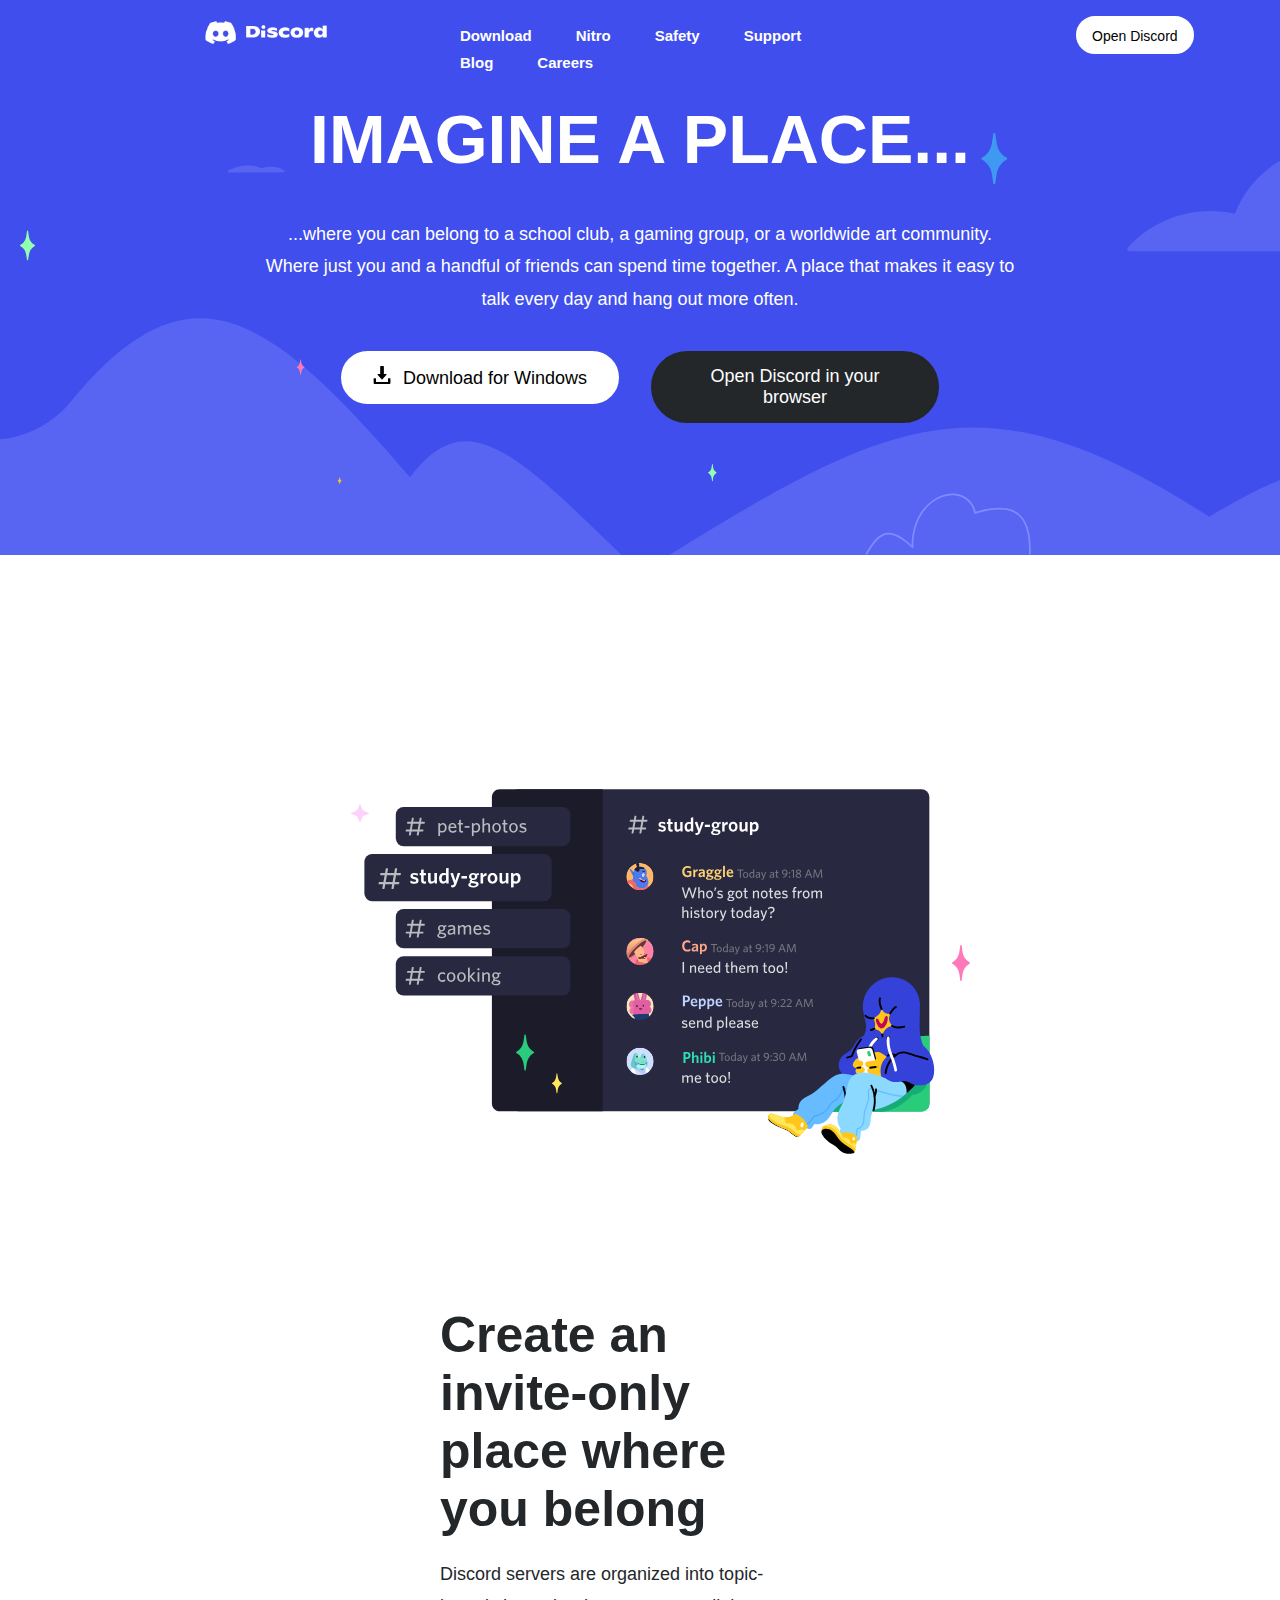
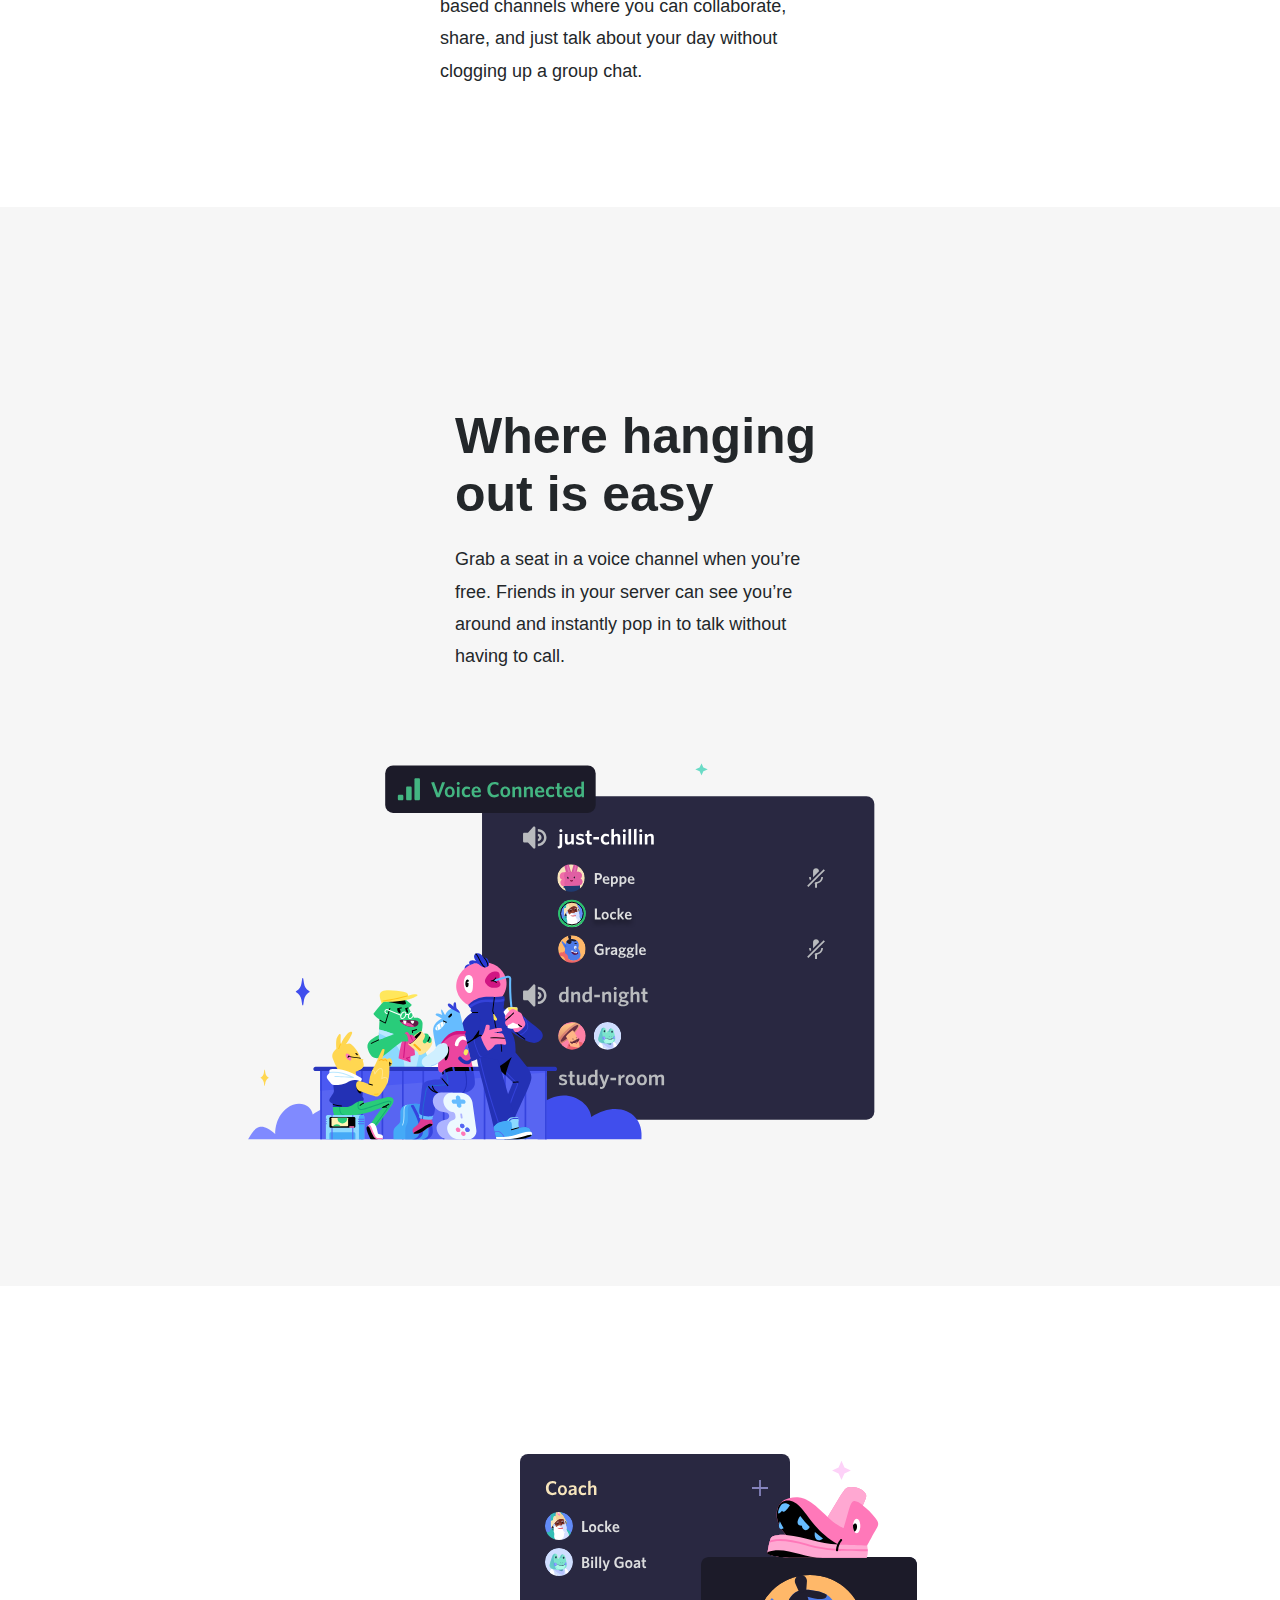
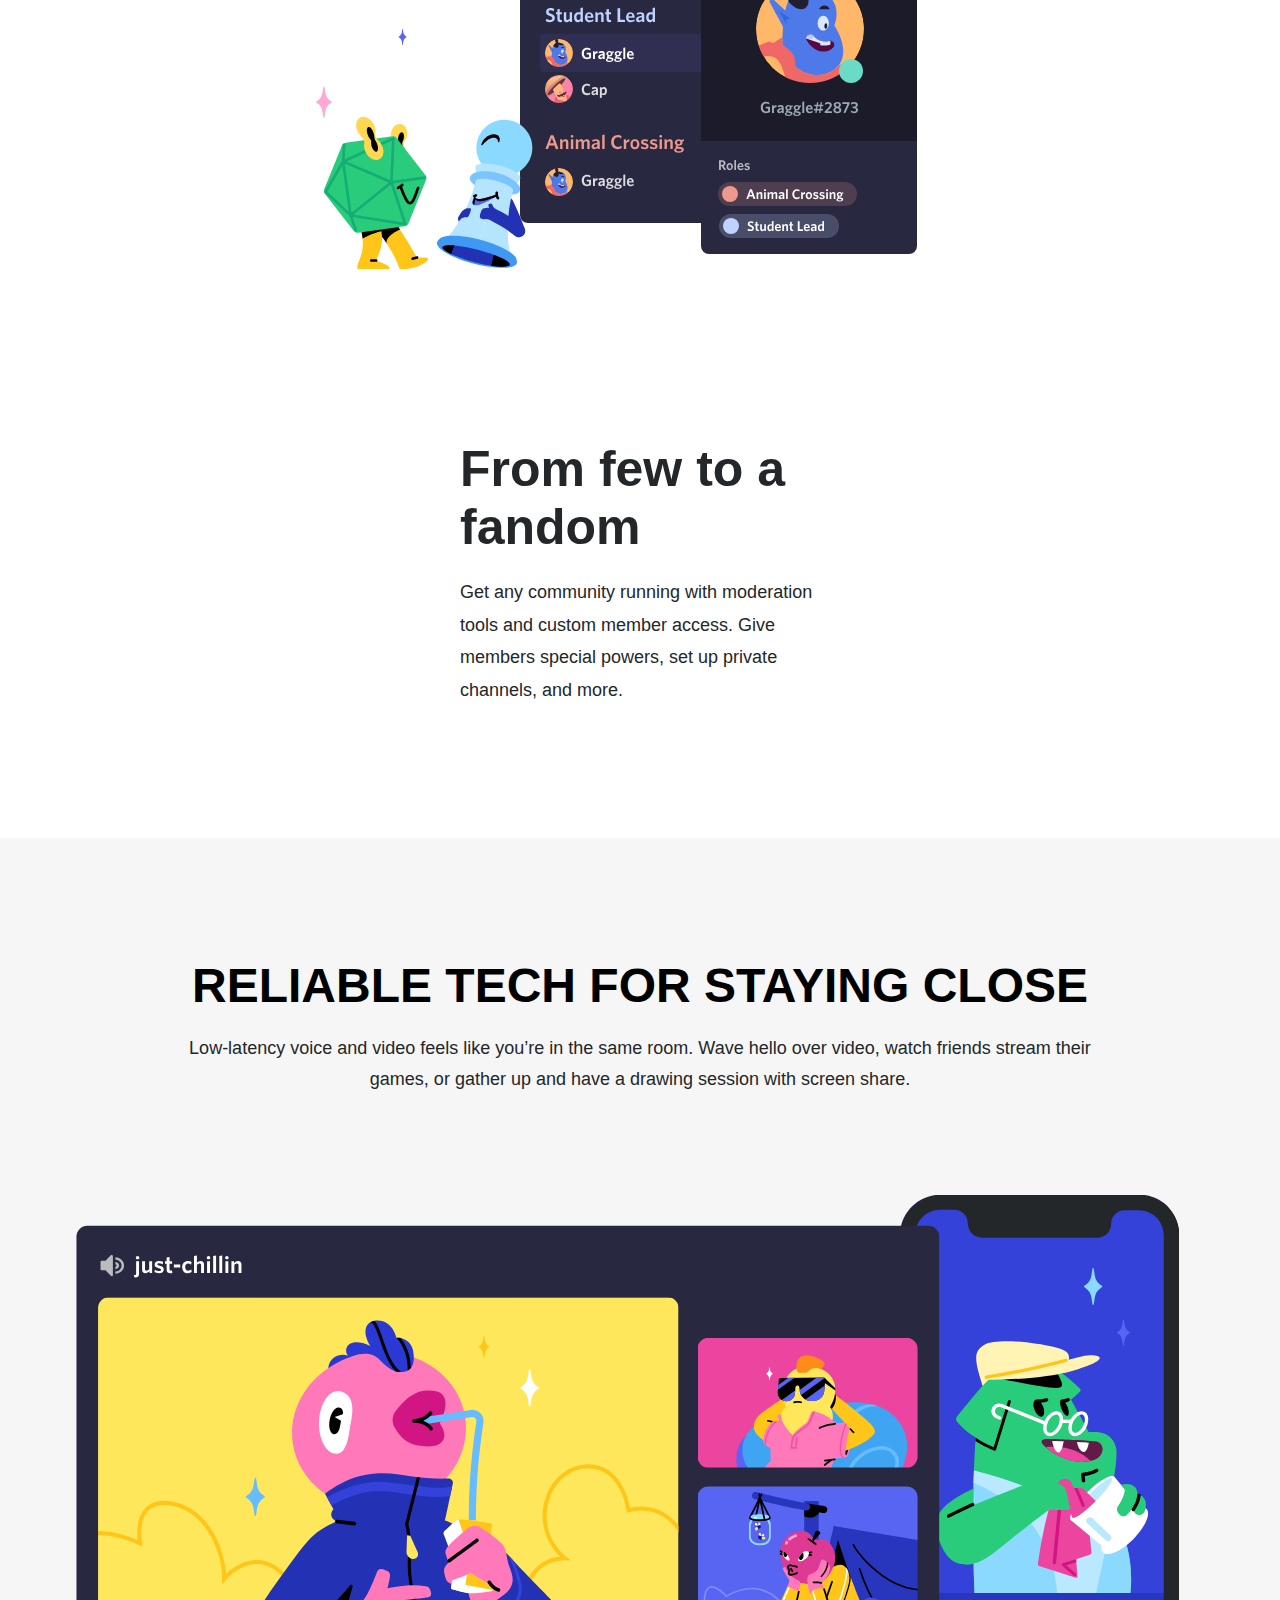
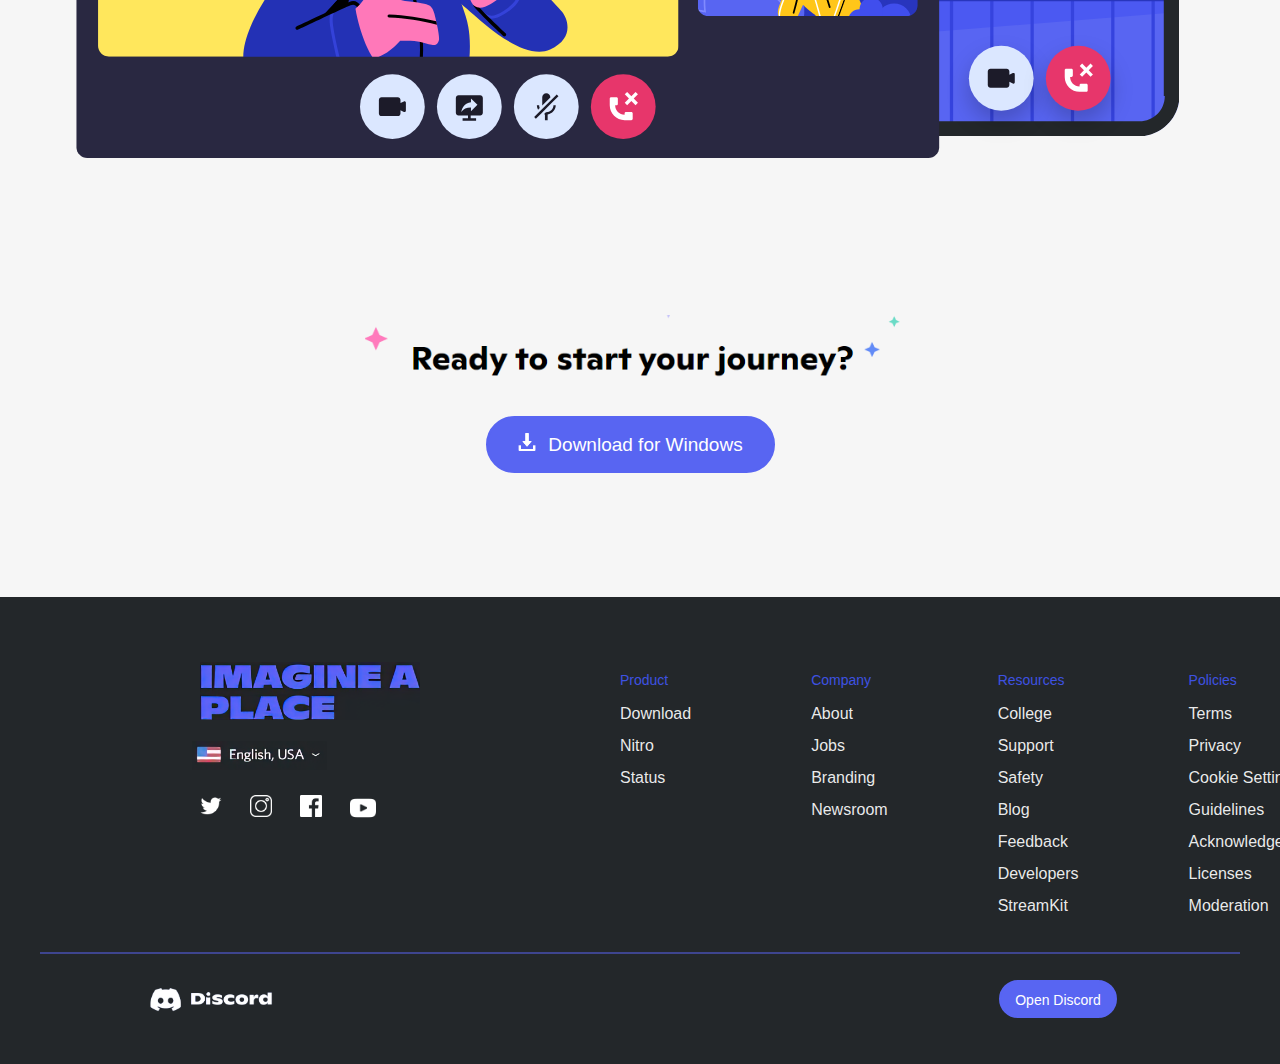
<file: index.html>
<!DOCTYPE html>
<html lang="en">
<head>
    <meta charset="UTF-8">
    <meta http-equiv="X-UA-Compatible" content="IE=edge">
    <meta name="viewport" content="width=device-width, initial-scale=1.0">
    <link rel="stylesheet" href="dcstyle.css">
    <title>Document</title>
</head>
<body>
<div>
<!-- ------------------------------------------------------------------------------------------------------------------- -->
<!-- ------------------------------------------------------------------------------------------------------------------- -->
<!-- part1 -->
    <div class="part1page">
            <!-- top area container -->
            <div class="container1">
                <!-- top bar -->
                <div class="topbar">
                    <!-- Logo -->
                    <div class="toplogodiv">
                        <img class="logoimg" src="images/dclogo.png">
                    </div>

                    <!-- Nav bar -->
                    <div class="navdiv">
                        <nav>
                            <div class="navbar">
                                    <a href="#Download">Download</a></li>
                                    <a href="#Nitro">Nitro</a></li>
                                    <a href="#Safety">Safety</a></li>
                                    <a href="#Support">Support</a></li>
                                    <a href="#Blog">Blog</a></li>
                                    <a href="#Careers">Careers</a></li>
                            </div>
                        </nav>
                    </div>
                    <!-- Open Discord Button/Login Top Right -->
                    <div class="topbtn">
                        <button class="opendc"> Open Discord </button>
                    </div>
                </div>

                <!-- main text on page -->
                <div class="main">
                    <h1 class="imagine">imagine a place...</h1>
                </div>
                <!-- main text description -->
                <div class="maindescbox">
                    <div class="maindesc"> 
                        <p class="desc1">...where you can belong to a school club, a gaming group, or a worldwide art community. Where just you and a handful of friends can spend time together. A place that makes it easy to talk every day and hang out more often.</p>
                    </div>
                </div>

                <div class="bottombar">
                    <!-- main two button-->
                    <div class="mainbtndiv">
                        <!-- empty collumn1-->
                        <div class="emptycol1"></div>
                        <!-- main button 1-->
                        <div class="mainbtn1">
                            <button class="downloadbtn"><img class="downicon" src="images/downicon.png">Download for Windows</button>
                        </div>
                        <!-- main button 2-->
                        <div class="mainbtn2">
                            <button class="openbtn">Open Discord in your browser </button>
                        </div>
                        <!-- empty collumn2-->
                        <div class="emptycol2"></div>
                    </div>
                </div>
                 
            </div>
    </div>
<!-- ------------------------------------------------------------------------------------------------------------------- -->
<!-- ------------------------------------------------------------------------------------------------------------------- -->
<!-- part2 -->
    <div class="part2page">

            <div class="container2">
                    <!-- left column1 -->
                    <div class="columnleft1">
                        <img class="studygroup" src="images/study.svg" alt="studyimage">




                    </div>


                    <!-- right collumn1 -->
                    <div class="columnright1">
                        <h2 class="inviteonly">Create an invite-only place where you belong</h2>
                        <p class="dcinfo1">Discord servers are organized into topic-based channels where you can collaborate, share, and just talk about your day without clogging up a group chat.</p>

                    </div>
            </div>
    </div>
<!-- ------------------------------------------------------------------------------------------------------------------- -->
<!-- ------------------------------------------------------------------------------------------------------------------- -->
<!-- part3 -->
<div class="part3page">
    <div class="container3">
        <!-- left column2 -->
        <div class="columnleft2">
            <h2 class="hangingOut">Where hanging out is easy</h2>
            <p class="dcinfo2">Grab a seat in a voice channel when you’re free. Friends in your server can see you’re around and instantly pop in to talk without having to call.</p>           
        </div>

        <!-- left column2 -->
        <div class="columnright2">
            <img class="imgHanging" src="images/hangingout.svg">
        </div>
    </div>

</div>

<!-- ------------------------------------------------------------------------------------------------------------------- -->
<!-- ------------------------------------------------------------------------------------------------------------------- -->
<!-- part4 -->
<div class="part4page">
    <div class="container4">
<!-- add specific css to this -->

         <!-- left column2 -->
         <div class="columnleft3">
            <img class="fewfandomimg"src="images/fewfandom.svg">
        </div>

        <!-- left column2 -->
        <div class="columnright3">
            <h2 class="fewfandom">From few to a fandom</h2>
            <p class="dcinfo3">Get any community running with moderation tools and custom member access. Give members special powers, set up private channels, and more.</p>           
        </div>
    </div>    
</div>
<!-- ------------------------------------------------------------------------------------------------------------------- -->
<!-- ------------------------------------------------------------------------------------------------------------------- -->
<!-- part5 -->
<div class="part5page">
    <div class="container5">

        <!-- Heading -->
        <div class="reltitle">
            <h2 class="relh2">RELIABLE TECH FOR STAYING CLOSE</h2>
        </div>
        
        <!-- description -->
        <div class="reldesc">
            <p class="dcinfo4">Low-latency voice and video feels like you’re in the same room. Wave hello over video, watch friends stream their games, or gather up and have a drawing session with screen share.</p>
        </div>  
        
        <!-- image -->
        <div class="stayclosecol">
            <img class="staycloseimg" src="images/stayClose.svg">
        </div>

        <!-- Title image -->
        <div class="readydiv">
            <img class="readyimg" src="images/ready.png">
        </div>

        <div class="downloadbtndiv" >
            
            <button class="downloadbtn2"><img class="downicon" src="images/downiconWhite.png">Download for Windows</button>
        </div>
    </div>
</div>
<!-- ------------------------------------------------------------------------------------------------------------------- -->
<!-- ------------------------------------------------------------------------------------------------------------------- -->
<!-- part6 -->
<div>
    <footer>
        <!-- top div -->
        <div class="ftTop">
            <div class="col1">

                <div class="col1row1">
                    <img class="ftTitle" src="images/imagineaplace-gigapixel-art-scale-6_00x.png">                    
                </div>

                <div class="col1row2">
                    <img class="ftLang" src="images/lang-upscaled.png">
                </div>

                <div class="col1row3">
                        <img class="fticon1" src="images/twitterwhite.png" >
                        <img class="fticon2" src="images/instawhite.png">
                        <img class="fticon3" src="images/facebookwhite.png">
                        <img class="fticon4" src="images/youtubewhite.png">
                </div>

            </div>

            <div class="col2">
                    <h3>Product</h3>
                    <ul>
                        <li>Download</li>
                        <li>Nitro</li>
                        <li>Status</li>
                    </ul>
            </div>

            <div class="col3">
                    <h3>Company</h3>
                    <ul>
                        <li>About</li>
                        <li>Jobs</li>
                        <li>Branding</li>
                        <li>Newsroom</li>
                    </ul>
            </div>

            <div class="col4">
                    <h3>Resources</h3>
                    <ul>
                        <li>College</li>
                        <li>Support</li>
                        <li>Safety</li>
                        <li>Blog</li>
                        <li>Feedback</li>
                        <li>Developers</li>
                        <li>StreamKit</li>
                    </ul>
            </div>

            <div class="col5">
                    <h3>Policies</h3>
                    <ul>
                        <li>Terms</li>
                        <li>Privacy</li>
                        <li>Cookie Settings</li>
                        <li>Guidelines</li>
                        <li>Acknowledgements</li>
                        <li>Licenses</li>
                        <li>Moderation</li>
                    </ul>
            </div>
        </div>
        <!-- line div middle-->
        <div class="ftMid">
            <div class="line"> </div>
        </div>
        

        <!-- bottom div -->
        <div class="ftBot">
            <!-- change css -->
            <!-- bottom logo -->
            <div class="botlogodiv">
                <img class="logoimgBot" src="images/dclogo.png">
            </div>
              <!-- Open Discord Button/Login Top Right -->
              <div class="botbtn">
                <button class="botopendc"> Open Discord </button>
            </div>
        </div>
    </footer>
</div>
<!-- ------------------------------------------------------------------------------------------------------------------- -->
<!-- ------------------------------------------------------------------------------------------------------------------- -->
</div>
</body>
</html>
</file>
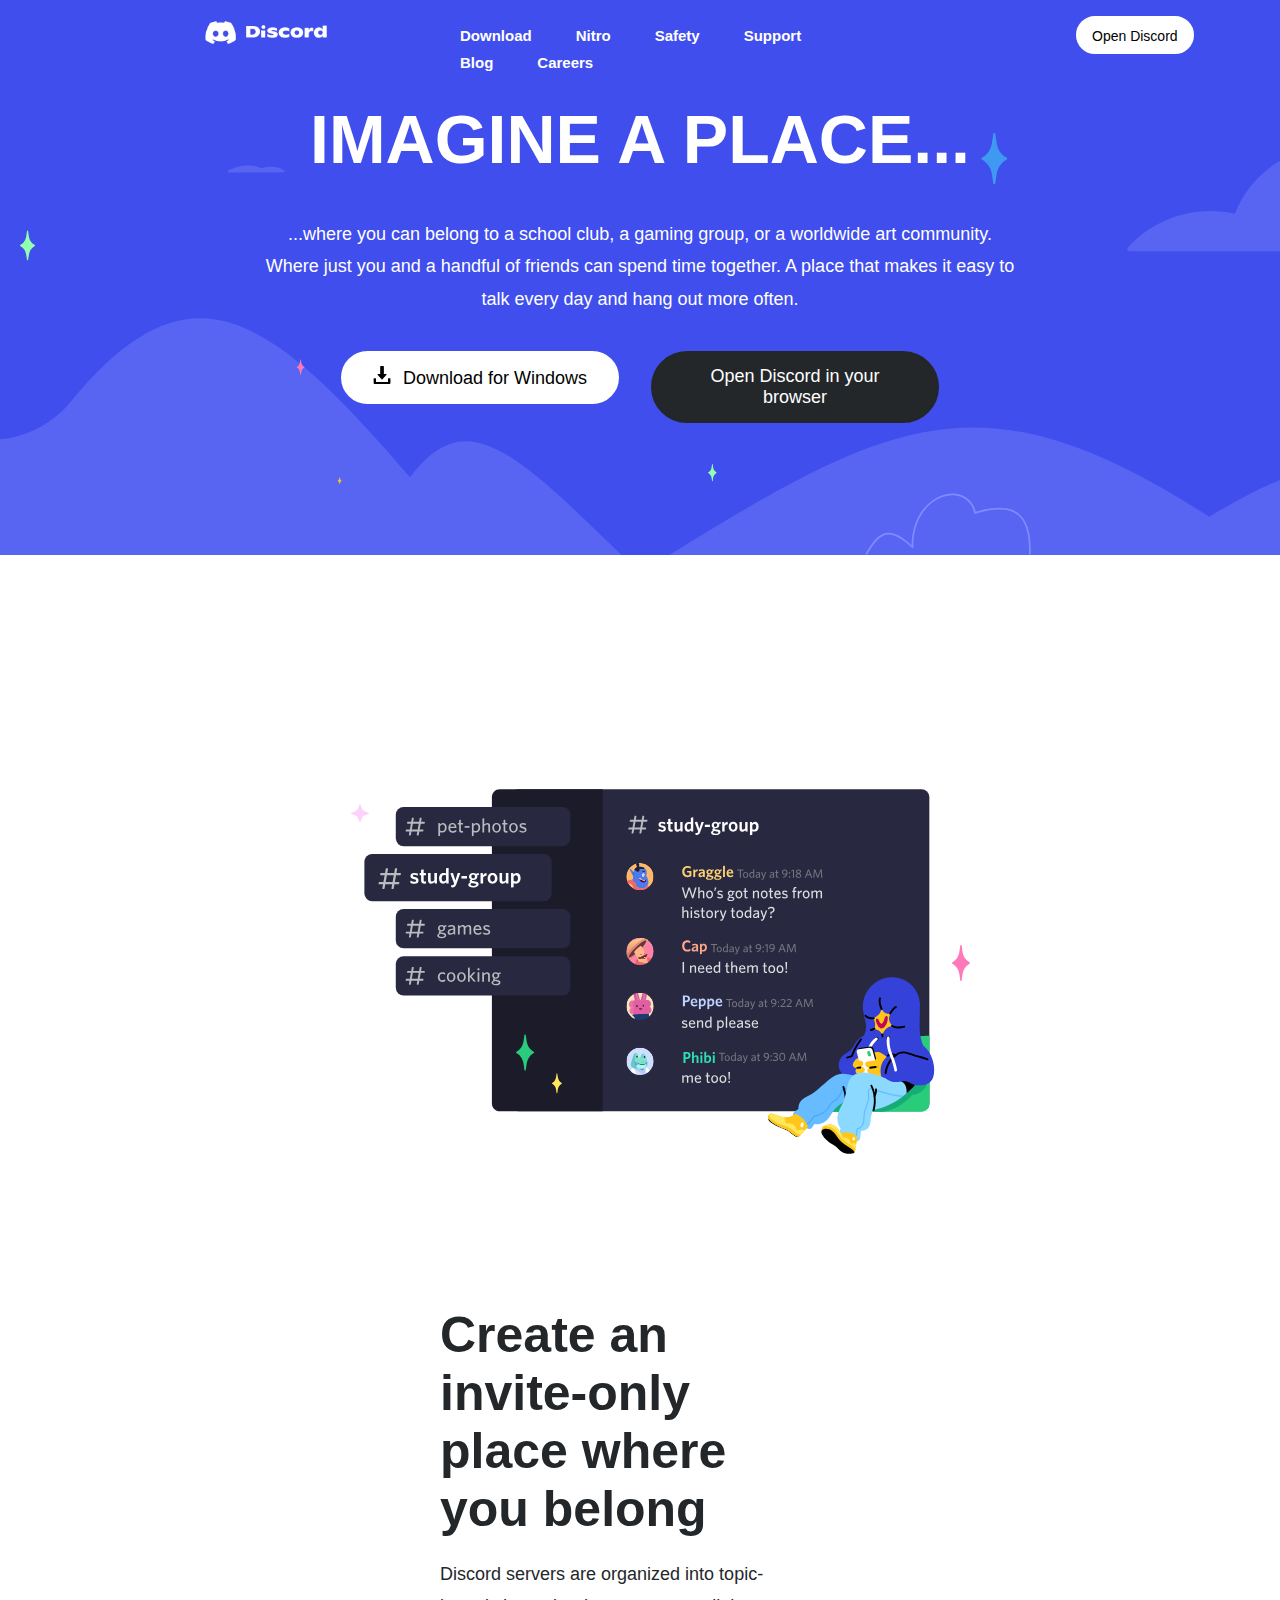
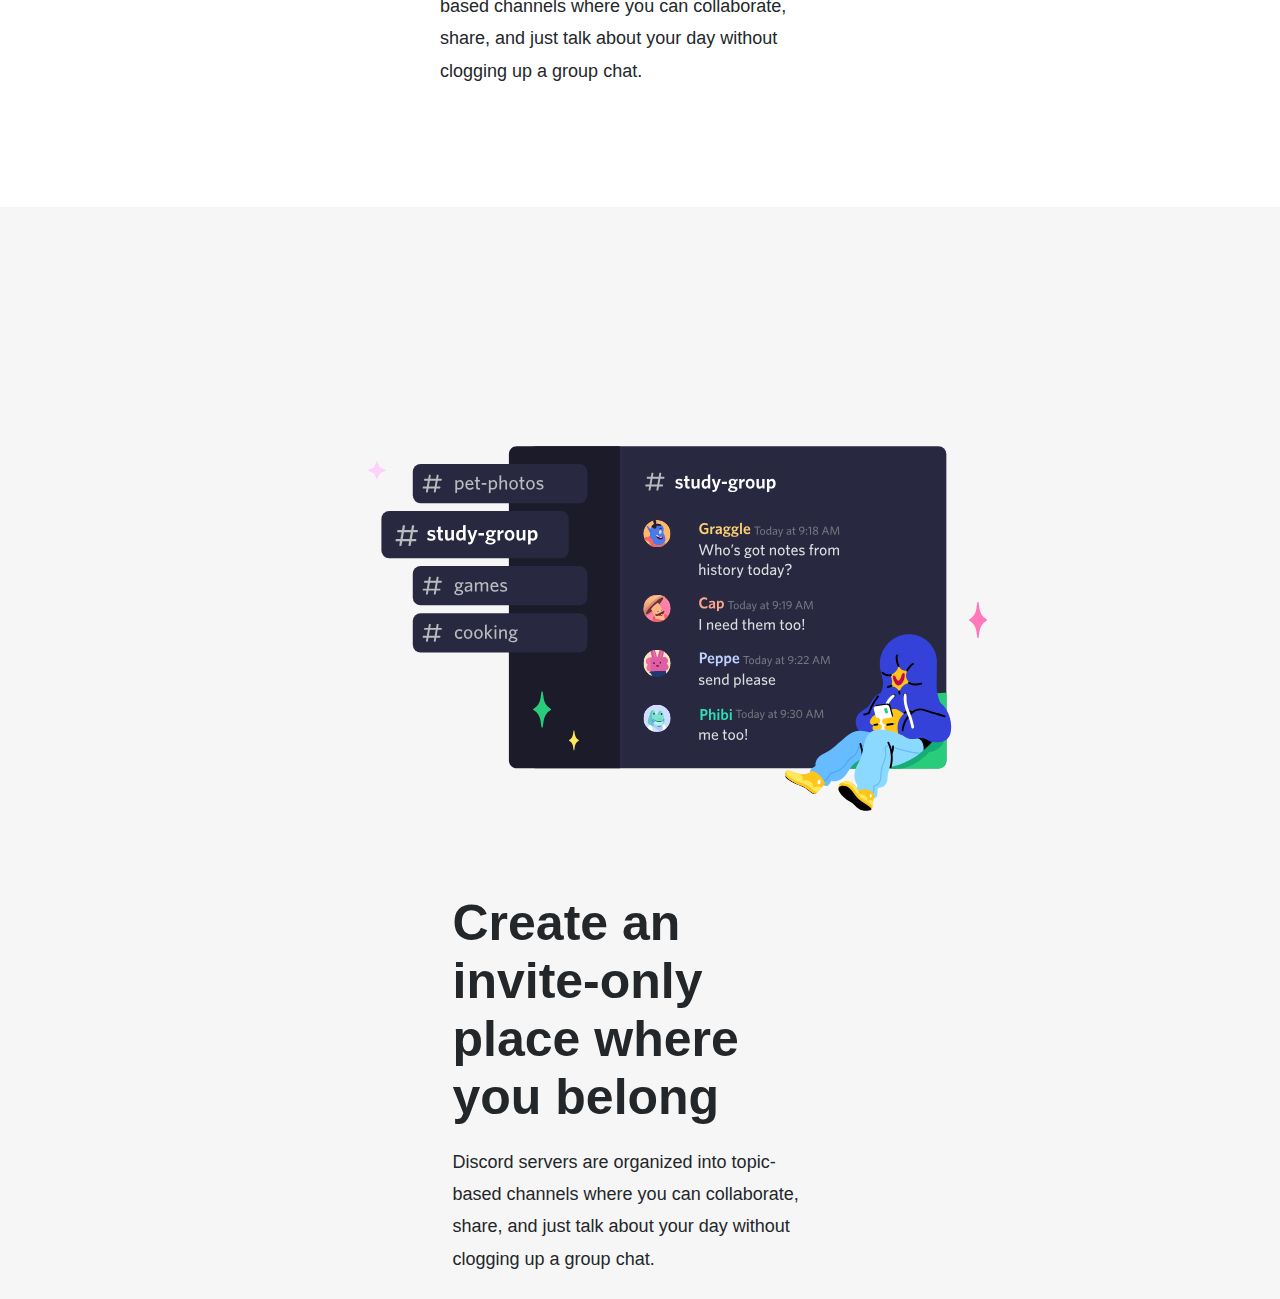
<file: discord.html>
<!DOCTYPE html>
<html lang="en">
<head>
    <meta charset="UTF-8">
    <meta http-equiv="X-UA-Compatible" content="IE=edge">
    <meta name="viewport" content="width=device-width, initial-scale=1.0">
    <link rel="stylesheet" href="dcstyle.css">
    <title>Document</title>
</head>
<body>
<div>
<!-- ------------------------------------------------------------------------------------------------------------------- -->
<!-- ------------------------------------------------------------------------------------------------------------------- -->
    <div class="part1page">
            <!-- top area container -->
            <div class="container1">
                <!-- top bar -->
                <div class="topbar">
                    <!-- Logo -->
                    <div class="toplogodiv">
                        <img class="logoimg" src="images/dclogo.png">
                    </div>

                    <!-- Nav bar -->
                    <div class="navdiv">
                        <nav>
                            <div class="navbar">
                                    <a href="#Download">Download</a></li>
                                    <a href="#Nitro">Nitro</a></li>
                                    <a href="#Safety">Safety</a></li>
                                    <a href="#Support">Support</a></li>
                                    <a href="#Blog">Blog</a></li>
                                    <a href="#Careers">Careers</a></li>
                            </div>
                        </nav>
                    </div>
                    <!-- Open Discord Button/Login Top Right -->
                    <div class="topbtn">
                        <button class="opendc"> Open Discord </button>
                    </div>
                </div>

                <!-- main text on page -->
                <div class="main">
                    <h1 class="imagine">imagine a place...</h1>
                </div>
                <!-- main text description -->
                <div class="maindescbox">
                    <div class="maindesc"> 
                        <p class="desc1">...where you can belong to a school club, a gaming group, or a worldwide art community. Where just you and a handful of friends can spend time together. A place that makes it easy to talk every day and hang out more often.</p>
                    </div>
                </div>

                <div class="bottombar">
                    <!-- main two button-->
                    <div class="mainbtndiv">
                        <!-- empty collumn1-->
                        <div class="emptycol1"></div>
                        <!-- main button 1-->
                        <div class="mainbtn1">
                            <button class="downloadbtn"><img class="downicon" src="images/downicon.png">Download for Windows</button>
                        </div>
                        <!-- main button 2-->
                        <div class="mainbtn2">
                            <button class="openbtn">Open Discord in your browser </button>
                        </div>
                        <!-- empty collumn2-->
                        <div class="emptycol2"></div>
                    </div>
                </div>
                 
            </div>
    </div>
<!-- ------------------------------------------------------------------------------------------------------------------- -->
<!-- ------------------------------------------------------------------------------------------------------------------- -->
    <div class="part2page">

            <div class="container2">
                    <!-- left collumn -->
                    <div class="columnleft1">
                        <img class="studygroup" src="images/study.svg">




                    </div>


                    <!-- right collumn -->
                    <div class="columnright1">
                        <h2 class="inviteonly">Create an invite-only place where you belong</h2>
                            <p class="dcinfo1">Discord servers are organized into topic-based channels where you can collaborate, share, and just talk about your day without clogging up a group chat.</p>

                    </div>
            </div>
    </div>
<!-- ------------------------------------------------------------------------------------------------------------------- -->
<!-- ------------------------------------------------------------------------------------------------------------------- -->
<div class="part3page">

    <div class="container3">
            <!-- left collumn -->
            <div class="columnleft2">
                <img class="studygroup" src="images/study.svg">




            </div>


            <!-- right collumn -->
            <div class="columnright2">
                <h2 class="inviteonly">Create an invite-only place where you belong</h2>
                    <p class="dcinfo1">Discord servers are organized into topic-based channels where you can collaborate, share, and just talk about your day without clogging up a group chat.</p>

            </div>
    </div>
</div>

<!-- ------------------------------------------------------------------------------------------------------------------- -->
<!-- ------------------------------------------------------------------------------------------------------------------- -->


</div>
</body>
</html>
</file>
<file: dcstyle.css>
/* everything */
*{
    margin: 0;
    padding: 0; 
    /* outline: 1px solid black; */
    
}


@font-face {
    font-family: "Whitney";
    src: url("/whitney/whitneybold.otf") format("otf"),
  }  
@import url('https://fonts.googleapis.com/css2?family=Roboto:wght@900&display=swap');
@import url('https://fonts.googleapis.com/css2?family=Quicksand:wght@300&family=Roboto:wght@900&display=swap');

body{
    height: 100vh;
}


/* ------------------------------------------------------------------------------------ */
/* part 1 of page */
.part1page{
    height: 630px;
}

            .container1{
                display: flex;
                flex-wrap: wrap;
                background-image: url("images/background.svg");
                background-color: #404eed;
                background-repeat: no-repeat;
                background-position: center;
                background-size: cover;
                height: auto;
                width: 100vw;
                justify-content: center;
                padding: 0px 0px 0px 0px;
                position:absolute;
            }
                    /* contains the whole top */
                    .topbar{
                        display: flex;
                        width: 100%;
                        justify-content: center;
                        position: absolute;
                    }
                            /* logo main div */
                            .toplogodiv{
                                width: 25%;
                                padding: 12px 0px 0px 200px;
                                justify-content: center;
                                
                            }
                                    /* the discord logo */
                                    .logoimg{
                                        width: 130px;
                                        padding: 5px 10px 0px 2px;
                                    }
                            
                            /* main nav */
                            .navdiv{
                                display: flex;
                                width: 50%;
                                padding: 10px 200px 0px 0px;
                                justify-content: center;
                            }
                                    /* overall navigation bar  */
                                    .navbar{
                                        padding: 12px 20px 20px 20px;
                                    }
                                            /* main navigation bar links */
                                            .navbar a {
                                                color: white;
                                                padding: 10px 20px;
                                                font-weight: 600;
                                                font-size: 15px;
                                                text-decoration: none;
                                                font-family: "Whitney", sans-serif;
                                                line-height: 1.8;
                                            }

                            /* button divder*/
                            .topbtn{
                                width: 25%;
                            }
                                    /* open discord button */
                                    .opendc{
                                        color: black;
                                        text-align: center;
                                        padding: 10px 14px 8px 14px;
                                        margin: 16px;
                                        border: none;
                                        background-color: white;
                                        border: 2px solid white;
                                        border-radius: 50px;
                                        font-size: 14px;
                                        position: absolute;
                                    }

                    /* title */
                    .main{
                        width: 100%;     
                        justify-content: center;  
                        padding: 100px 0px 0px 0px;          
                    }         
                            h1.imagine{
                                text-transform: Uppercase;
                                font-family: "Whitney", sans-serif;
                                color: white;
                                font-weight: bold;
                                text-align: center;
                                font-size: 68px;
                            }
                    /* description */
                    .maindescbox{
                        display: flex;
                        width: 100%;
                        justify-content: center;
                    }
                            .maindesc{
                                padding: 40px 0px 0px 0px;
                                max-width: 750px;
                                
                            }
                                    p.desc1{
                                        font-family: 'Quicksand', sans-serif;
                                        color: white;
                                        text-align: center;
                                        justify-content: center;
                                        font-size: 18px;
                                        padding: 0px;
                                        line-height: 1.8;
                                    }
                    /* bottom bar where main buttons are */
                    .bottombar{
                        display: flex;
                        width: 100%;
                        justify-content: center;
                    }
                            /* dowloaded buttons */
                            .mainbtndiv{
                                width: 100vw;
                                display: flex;
                                flex-wrap: wrap;
                                height: 240px;
                                justify-content: center;
                            }
                                    /* empty collumns */
                                    .emptycol1{
                                        width: 25%;
                                        background-image: url("images/relaxedguy.png");
                                        background-repeat: no-repeat;
                                        background-position: center;
                                        background-size: cover;
                                    }
                                    .mainbtn1{
                                        max-width: 25%;
                                        text-align: center;
                                        /* background-color: #23272A; */
                                        padding: 20px 0px 20px 70px;
                                    }       
                                            /* main downloadbutton */
                                            .downloadbtn{
                                                color: black;
                                                text-align: center;
                                                padding: 13px 30px 13px 30px;
                                                margin: 16px;
                                                border: none;
                                                background-color: white;
                                                border: 2px solid white;
                                                border-radius: 50px;
                                                font-size: 18px;
                                                font-family: "Whitney", sans-serif;
                                            }
                                            img.downicon{
                                                width: 18px;
                                                padding: 0px 12px 0px 0px;
                                            }
                                    .mainbtn2{
                                        max-width: 25%;
                                        text-align: center;
                                        padding: 20px 70px 20px 0px;
                                    }       
                                            /* main open discord in broswer */
                                            .openbtn{
                                                color: white;
                                                text-align: center;
                                                padding: 13px 30px 13px 30px;
                                                margin: 16px;
                                                border: none;
                                                background-color: #23272a;
                                                border: 2px solid #23272a;
                                                border-radius: 50px;
                                                font-size: 18px;
                                                font-family: "Whitney", sans-serif;                                          
                                            }
                                    .emptycol2{
                                        width: 25%;
                                        background-image: url("images/drinkingguy.svg");
                                        background-repeat: no-repeat;
                                        background-position: center;
                                        background-size: cover;                                
                                    }
        /* hides images */
        @media only screen and (max-width: 1567px){
            .emptycol2{ 
                width: 0%;
                }
                .emptycol1{
                width: 0%;
                }
        }
                    
/* ------------------------------------------------------------------------------------ */
/* ------------------------------------------------------------------------------------ */
/* part 2 of page */
.part2page{
    width: 100vw;
    padding: 0px 0px 0px 0px;
    background-color: white;
    flex-wrap: wrap;
    justify-content: center;
}
            .container2{
                display: flex;
                flex-wrap: wrap;
                justify-content: center;
                padding: 70px 0px 70px 0px;
            }
                        /* left column image */
                        .columnleft1{
                            margin: 50px;
                                              
                        }       
                                /* image of relaxed */
                                .studygroup{
                                    width: 665px;
                                    height: auto;
                                    padding: 0px 0px 0px 50px;
                                }

                        /* right column desc and title */
                        .columnright1{
                            margin: 60px 100px 40px 70px;
                            max-width: 50%;
                          
                        }
                                /* description title */
                                h2.inviteonly{
                                   font-size: 50px; 
                                   font-weight: bold;
                                   max-width: 370px;
                                   padding: 10px;
                                   vertical-align: baseline;
                                   font-family: 'Roboto', sans-serif;
                                   color: #23272A;
                                   
                                }
                                /* desccription */
                                p.dcinfo1{
                                   font-size: 18px; 
                                   max-width: 370px;
                                   font-weight: lighter;
                                   padding: 10px;
                                   vertical-align: baseline;
                                   font-family: 'Quicksand', sans-serif;
                                   color: #23272A;
                                   line-height: 1.8;
                                }
/* ------------------------------------------------------------------------------------ */
/* ------------------------------------------------------------------------------------ */
/* part 3 of page */
.part3page{
    width: 100vw;
    padding: 30px 0px 0px 0px;
    background-color: #f6f6f6;
    flex-wrap: wrap;
    justify-content: center;
}

            /* main divider */
            .container3{
                display: flex;
                flex-wrap: wrap;
                justify-content: center;
                padding: 70px 0px 14px 0px;
            }   
                    /* part 3 left column */
                    .columnleft2{
                        margin: 80px 120px 40px 70px;
                        padding: 20px 10px 0px 20px;
                        max-width: 50%;
                    }
                            /* main hanging out title */
                            h2.hangingOut{
                                font-size: 50px; 
                                font-weight: bold;
                                max-width: 370px;
                                padding: 0px 0px 0px 40px;
                                vertical-align: baseline;
                                font-family: 'Roboto', sans-serif;
                                color: #23272A;
                            }
                            /* main hanging out desc */
                            p.dcinfo2{
                                font-size: 18px; 
                                max-width: 370px;
                                font-weight: lighter;
                                padding: 20px 0px 0px 40px;
                                vertical-align: baseline;
                                font-family: 'Quicksand', sans-serif;
                                color: #23272A;
                                line-height: 1.8;
                            }
                    /* main hanging image right column */
                    .columnright2{
                        padding: 1px 25px 0px 20px                 
                    }
                            /* main hanging out image */
                            .imgHanging{
                                width: 670px;
                                height: auto;
                                padding: 0px 100px 100px 0px;
                                margin: 20px 20px 0px -20px;
                            }
/* ------------------------------------------------------------------------------------ */
/* ------------------------------------------------------------------------------------ */
/* part 4 of page */
.part4page{
    width: 100vw;
    padding: 30px 0px 0px 0px;
    background-color: #ffffff;
    flex-wrap: wrap;
    justify-content: center;
}
            .container4{
                display: flex;
                flex-wrap: wrap;
                justify-content: center;
                padding: 70px 0px 82px 0px;
            }
                    /* left column image */
                    .columnleft3{
                        margin: 50px 0px 0px 55px;
                        padding: 0px 50px 30px 0px;                                         
                    }       
                            /* image of fewfandomexample */
                            .fewfandomimage{
                                width: 665px;
                                height: auto;
                                padding: 0px 0px 0px 50px;
                            }

                    /* right column desc and title */
                    .columnright3{
                        margin: 120px 60px 40px 70px;
                        max-width: 50%;
                        padding: 0px 0px;                       
                    }
                            /* description title for fewfandom */
                            h2.fewfandom{
                               font-size: 50px; 
                               font-weight: bold;
                               max-width: 370px;
                               padding: 10px;
                               vertical-align: baseline;
                               font-family: 'Roboto', sans-serif;
                               color: #23272A;
                            }
                            /* desccription for few fandom */
                            p.dcinfo3{
                               font-size: 18px; 
                               max-width: 370px;
                               font-weight: lighter;
                               padding: 10px;
                               vertical-align: baseline;
                               font-family: 'Quicksand', sans-serif;
                               color: #23272A;
                               line-height: 1.8;
                            }
/* ------------------------------------------------------------------------------------ */
/* ------------------------------------------------------------------------------------ */
/* part 5 of page */
.part5page{
    background-color: #f6f6f6;
    width: 100vw;
}       
        .container5{
            display: flex;
            width: 100%;
            justify-content: center;
            flex-wrap: wrap;
            padding-bottom: 24px;
        }           
                    /* reliable title div */
                    .reltitle{
                        width: 100%;
                        display: flex;
                        justify-content: center;
                        margin: 120px 20px 20px 20px;
                    }
                            /* RELIABLE TECH FOR STAYING CLOSE title itself */
                            h2.relh2{
                                text-transform: Uppercase;
                                font-family: "Whitney", sans-serif;
                                color: black;
                                font-weight: bold;
                                text-align: center;
                                font-size: 48px;
                                width: 950px;
                            }
                    /* reliable titles description div */
                    .reldesc{
                        width: 100%;
                        display: flex;
                        justify-content: center;
                        margin: 0px 0px 25px 0px;
                    }       
                            /* reliable titles actual description */
                            .dcinfo4{
                                width: 100%;
                                display: flex;
                                justify-content: center;
                                text-align: center;
                                font-size: 18px; 
                                max-width: 950px;
                                font-weight: lighter;
                                padding: 0px;
                                font-family: 'Quicksand', sans-serif;
                                color: #23272A;
                                line-height: 1.7;
                            }
                    /* stayclose image div */
                    .stayclosecol{
                        width: 100%;
                        display: flex;
                        justify-content: center;
                    }
                            /* stayclose image */
                            img.staycloseimg{
                                width: 1180px;
                                padding: 0px 40px 0px 20px;
                            }


                    /* readytitle div*/
                    .readydiv{
                        width: 100%;
                        display: flex;
                        justify-content: center;
                        margin: 80px 10px 0px 0px;
                    }
                            img.readyimg{
                                width: 540px;
                                margin: 0px 20px 2px 20px;
                            }

                    /* download button 2 div */
                    .downloadbtndiv{
                        width: 100%;
                        display: flex;
                        justify-content: center;
                        margin: 10px 0px 100px 0px;
                    }       
                            /* button download two at bottom of page */
                            .downloadbtn2{
                                color: #fff;
                                text-align: center;
                                padding: 15px 30px 15px 30px;
                                margin: 16px 19px 0px 0px;
                                border: none;
                                background-color: #5865f2;
                                border: 2px solid #5865f2;
                                border-radius: 50px;
                                font-size: 19px;
                                font-family: "Whitney", sans-serif;
                            }




/* ------------------------------------------------------------------------------------ */
/* ------------------------------------------------------------------------------------ */
/* part 6 of page footer */

    footer{
        background-color: #23272a;
        display: flex;
        flex-wrap: wrap;
        justify-content: center;
        width: 100%;
        padding: 65px 0px 0px 0px;
    }

            .ftTop{
                width: 100%;
                display:flex;
                padding-bottom: 20px;
            }
                    .col1{
                        background-color: #23272a;
                        width: 20%;
                        padding: 0px 0px 50px 0px;
                        display: flex;
                        flex-wrap: wrap;
                        justify-content: center;
                        margin: 0px 0px 0px 200px;
                    }
                            .col1row1{
                                width: 100%;
                                margin: 0px 0px 8px 0px;
                            }
                                    img.ftTitle{
                                        width: 220px;
                                        padding-bottom: 10px;
                                    }

                            .col1row2{
                                width: 100%;
                            }
                                    img.ftLang{
                                        width: 135px;
                                        margin: -20px 0px 0px -8px;
                                        padding: 0px 0px 20px 0px;
                                    }

                            .col1row3{
                                width: 100%;
                                margin: -30px 0px 0px 0px;
                                padding: 0px 0px 20px 0px;
                            }
                                    img.fticon1{
                                        width: 22px;
                                        padding: 12px 12px 12px 0px;
                                    }
                                    img.fticon2{
                                        width: 22px;
                                        padding: 12px;
                                    }
                                    img.fticon3{
                                        width: 22px;
                                        padding: 12px;
                                    }
                                    img.fticon4{
                                        width: 26px;
                                        padding: 10px 12px 8px 12px;
                                    }
                    /* Products */
                    .col2{
                        width: 20%;
                        margin: 10px 10px 0px 200px; 
                        padding-right: 60px;
                    }
                    /* Company */
                    .col3{
                        width: 20%;
                        margin:  10px 10px 0px 50px;
                        padding-right: 50px;
                        
                    }
                    /* Resources*/
                    .col4{
                        width: 20%;
                        margin:  10px 10px 0px 50px;
                        padding-right: 0px;
                    }
                    /* Polices */
                    .col5{
                        width: 20%;
                        margin:  10px 300px 0px 100px;
                    }

                                /* footer links categories */
                                h3{
                                    font-family: 'Quicksand', sans-serif;
                                    font-size: 14px;
                                    color: #3e52e2;
                                    font-weight: 400;
                                    margin-bottom: 10px;
                                }
                                /* footer links */
                                ul li{
                                    text-decoration: none;
                                    list-style: none;
                                    font-family: 'Quicksand', sans-serif;
                                    font-size: 16px;
                                    line-height: 2;
                                    color: rgba(255, 255, 255, 0.906);
                                    font-weight: lighter;
                                }
            /* blue line divider */
            .ftMid{
                width: 100%;
                padding: 10px;
                margin: 0px 0px 0px 0px;
                display: flex;
                justify-content: center;
            }
                    /* div line divider */
                    .line{
                        border-bottom: 2px solid #4e58cca0;
                        width: 1200px;
                        text-align: center;
                    }
            
            /* Bottom Footer Div */
            .ftBot{        
                width: 77%;       
                padding: 0px 0px 30px 0px; 
                display: flex;
            }
                    /* bottom logo divider */
                    .botlogodiv{
                        width: 50%;
                    }
                            /* bottom logo */
                            img.logoimgBot{
                                width: 130px;
                                padding: 20px 0px 0px 0px;
                            }
                    /* bottom button divider */
                    .botbtn{
                        width: 50%;
                        display: flex;
                        justify-content: end;
                    }       
                            /* bottom button */
                            .botopendc{
                                color: white;
                                text-align: center;
                                padding: 10px 14px 8px 14px;
                                margin: 16px;
                                border: none;
                                background-color: #5865f2;
                                border: 2px solid #5865f2;
                                border-radius: 50px;
                                font-size: 14px;
                            }
</file>
